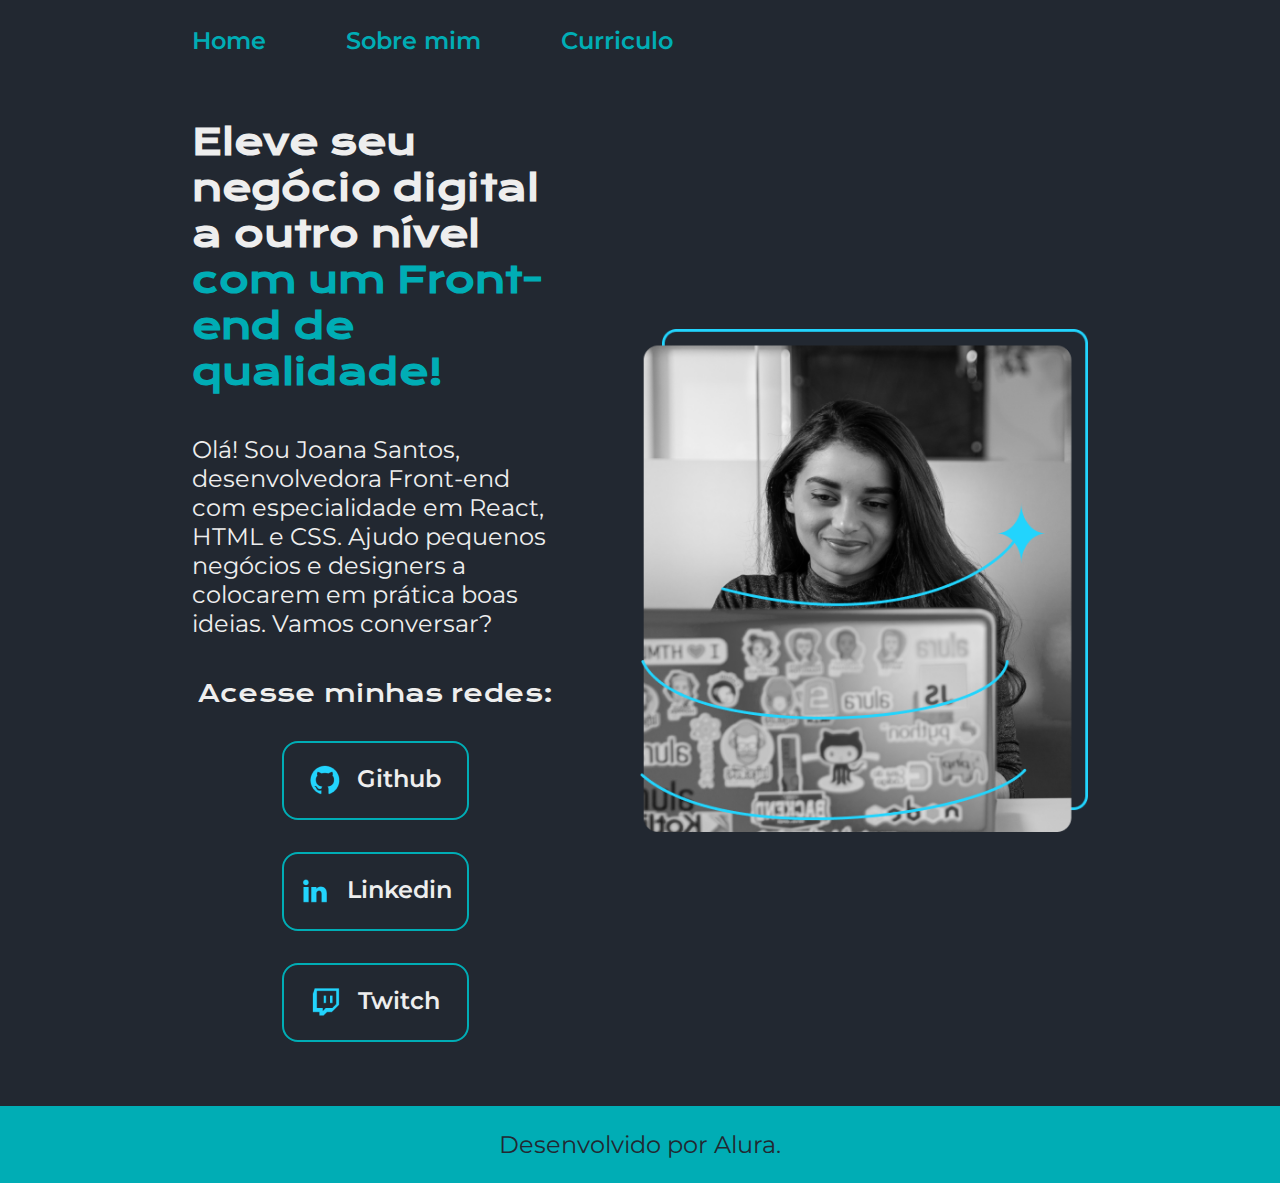
<file: index.html>
<!DOCTYPE html>
<html lang="pt-br"> <!-- define a língua oficial do elemento que estamos trabalhando -->
    <head>
        <!-- Metadados -->
        <meta charset="UTF-8"> <!-- traz todos os acentos que comentamos, além de interpretar corretamente as outras línguas. Unicode. -->
        <meta http-equiv="X-UA-Compatible" content="IE=edge"> <!-- config. para sempre utilizar a versão mais recente do Edge -->
        <meta name="viewport" content="width=device-width, initial-scale=1.0"> <!-- obtém largura e padroniza para diferentes plataformas -->

        <!-- CSS -->
        <link rel="stylesheet" href="styles/style.css" type="text/css" />

        <!-- Título da página (aparece na aba) -->
        <title>Portfolio</title> 
    </head>
    <body>
        <header class="cabecalho">
            <nav class="cabecalho__menu">
                <a class="cabecalho__menu__link" href="index.html">Home</a>
                <a class="cabecalho__menu__link" href="about.html">Sobre mim</a> <!-- alteração de uma página para outra -->
                <a class="cabecalho__menu__link" href="curriculo.html">Curriculo</a>
            </nav>
        </header> <!-- cabeçalho -->
        <main class="apresentacao">
            <section class="apresentacao__conteudo">
                <h1 class="apresentacao__conteudo__titulo">Eleve seu negócio digital a outro nível 
                <strong class="titulo-destaque">com um Front-end de qualidade!</strong> <!-- informa o navegador que a parte entre <strong> está em destaque -->
                </h1> 
                <p class="apresentacao__conteudo__paragrafo">Olá! Sou Joana Santos, desenvolvedora Front-end com especialidade em React, HTML e CSS. Ajudo pequenos negócios e designers a colocarem em prática boas ideias. Vamos conversar?</p>
                <div class="apresentacao__links">
                    <h2 class="apresentacao__links__subtitulo">Acesse minhas redes:</h2>
                    <a class="apresentacao__links__navegacao" href="https://github.com/hitalojacome">
                        <img src="assets/Logo Github.png">
                        Github
                    </a> <!-- tag âncora (a) -->
                    <a class="apresentacao__links__navegacao" href="https://www.linkedin.com/in/hitalo-jacome-de-freitas-51ba1523b/">
                        <img src="assets/Logo linkedin.png">
                        Linkedin
                    </a> <!-- utilização de hiperlink permite clicar e ir para outra pagina. -->
                    <a class="apresentacao__links__navegacao" href="#">
                        <img src="assets/Logo Twitch.png">
                        Twitch
                    </a>
                </div>
            </section>

            <img class="apresentacao__imagem" src="assets/Imagem.png" alt="Foto de Joana Santos codando"/> <!-- inserção de imagem no site -->
        </main> <!-- Conteúdo principal da página -->

        <footer class="rodape">
            <p>Desenvolvido por Alura.</p>
        </footer> <!-- Rodapé da página -->
    </body>
</html>
</file>
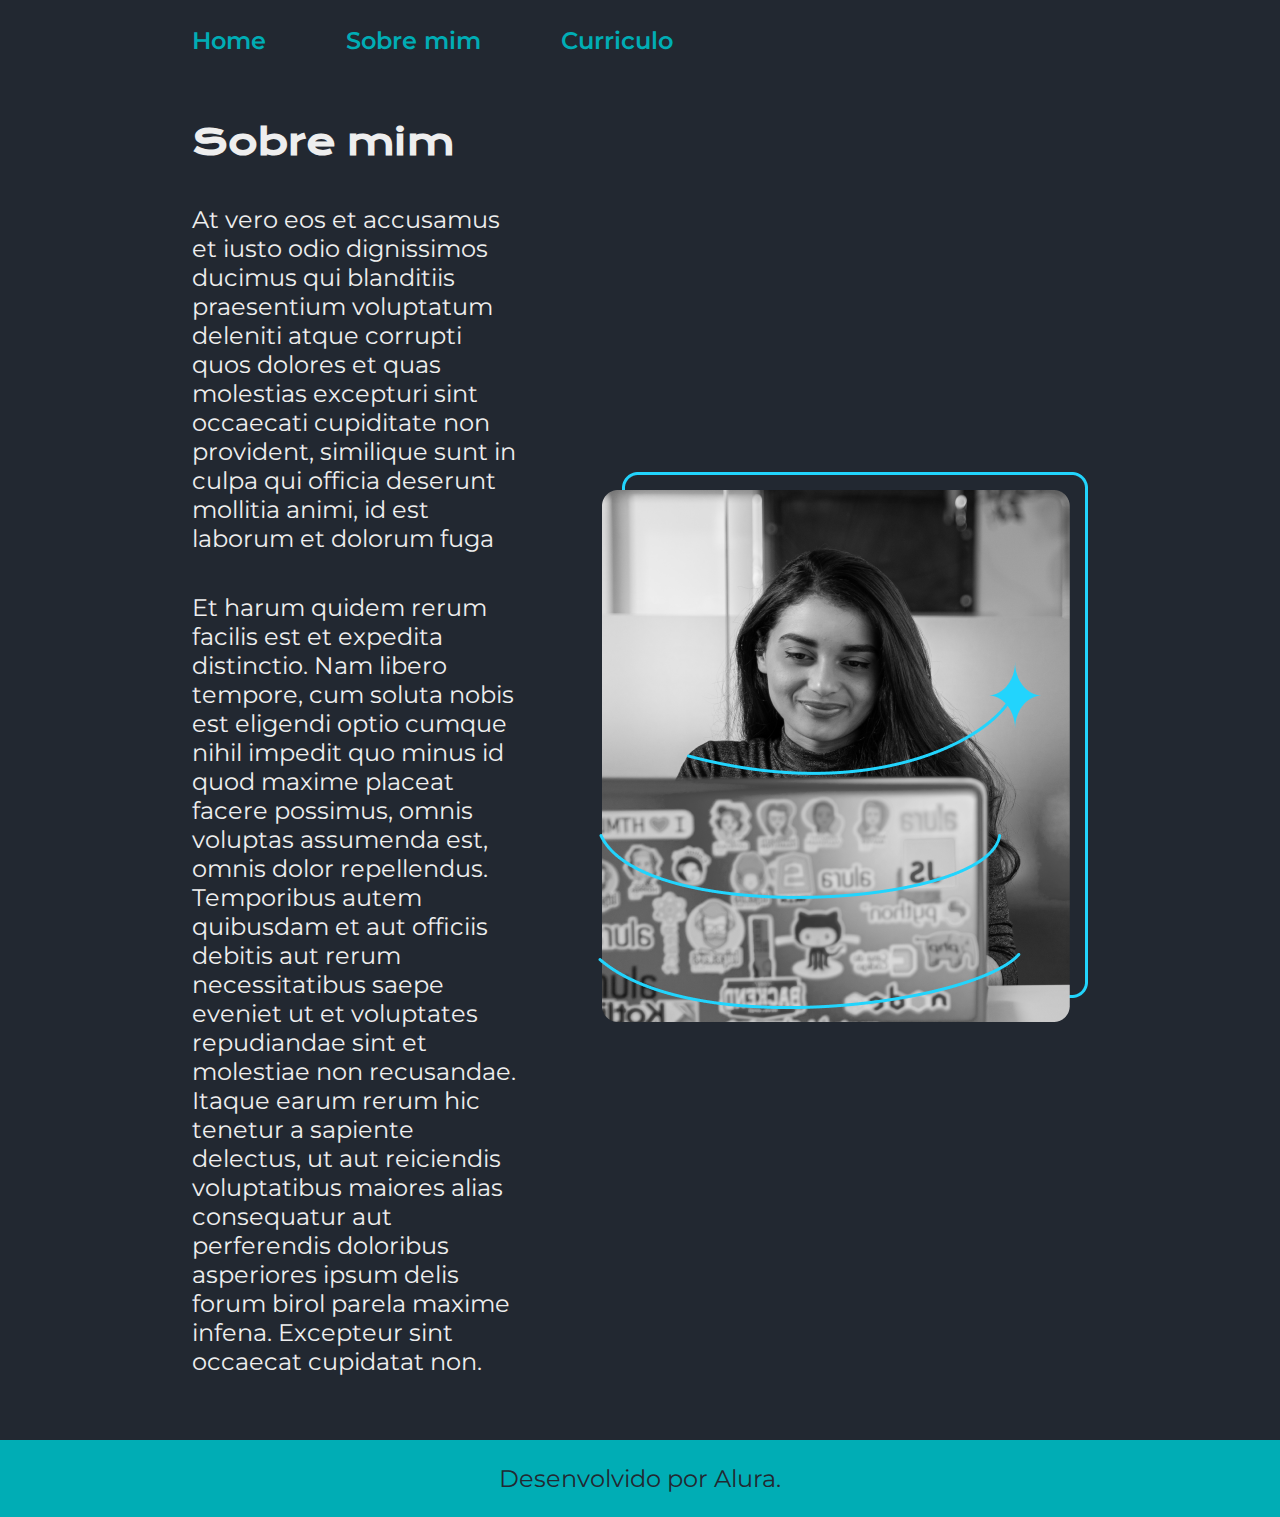
<file: about.html>
<!DOCTYPE html>
<html lang="pt-br">
<head>
    <meta charset="UTF-8">
    <meta http-equiv="X-UA-Compatible" content="IE=edge">
    <meta name="viewport" content="width=device-width, initial-scale=1.0">

    <link rel="stylesheet" href="styles/style.css" type="text/css" />

    <title>Sobre mim</title>
</head>
<body>
    <header class="cabecalho">
            <nav class="cabecalho__menu">
                <a class="cabecalho__menu__link" href="index.html">Home</a>
                <a class="cabecalho__menu__link" href="about.html">Sobre mim</a> <!-- alteração de uma página para outra -->
                <a class="cabecalho__menu__link" href="curriculo.html">Curriculo</a>
            </nav>
        </header>
    <main class="apresentacao">
        <section class="apresentacao__conteudo">
            <h1 class="apresentacao__conteudo__titulo">
                Sobre mim
            </h1>
            <p class="apresentacao__conteudo__paragrafo">
                At vero eos et accusamus et iusto odio dignissimos ducimus qui blanditiis praesentium voluptatum deleniti atque corrupti quos dolores et quas molestias excepturi sint occaecati cupiditate non provident, similique sunt in culpa qui officia deserunt mollitia animi, id est laborum et dolorum fuga
            </p>
            <p class="apresentacao__conteudo__paragrafo">
                Et harum quidem rerum facilis est et expedita distinctio. Nam libero tempore, cum soluta nobis est eligendi optio cumque nihil impedit quo minus id quod maxime placeat facere possimus, omnis voluptas assumenda est, omnis dolor repellendus. Temporibus autem quibusdam et aut officiis debitis aut rerum necessitatibus saepe eveniet ut et voluptates repudiandae sint et molestiae non recusandae. Itaque earum rerum hic tenetur a sapiente delectus, ut aut reiciendis voluptatibus maiores alias consequatur aut perferendis doloribus asperiores ipsum delis forum birol parela maxime infena. Excepteur sint occaecat cupidatat non.
            </p>
        </section>
        <img src="assets/Imagem.png" alt="Foto de Joana Santos codando"/>
    </main>
    <footer class="rodape">
        <p>Desenvolvido por Alura.</p>
    </footer>
</body>
</html>
</file>
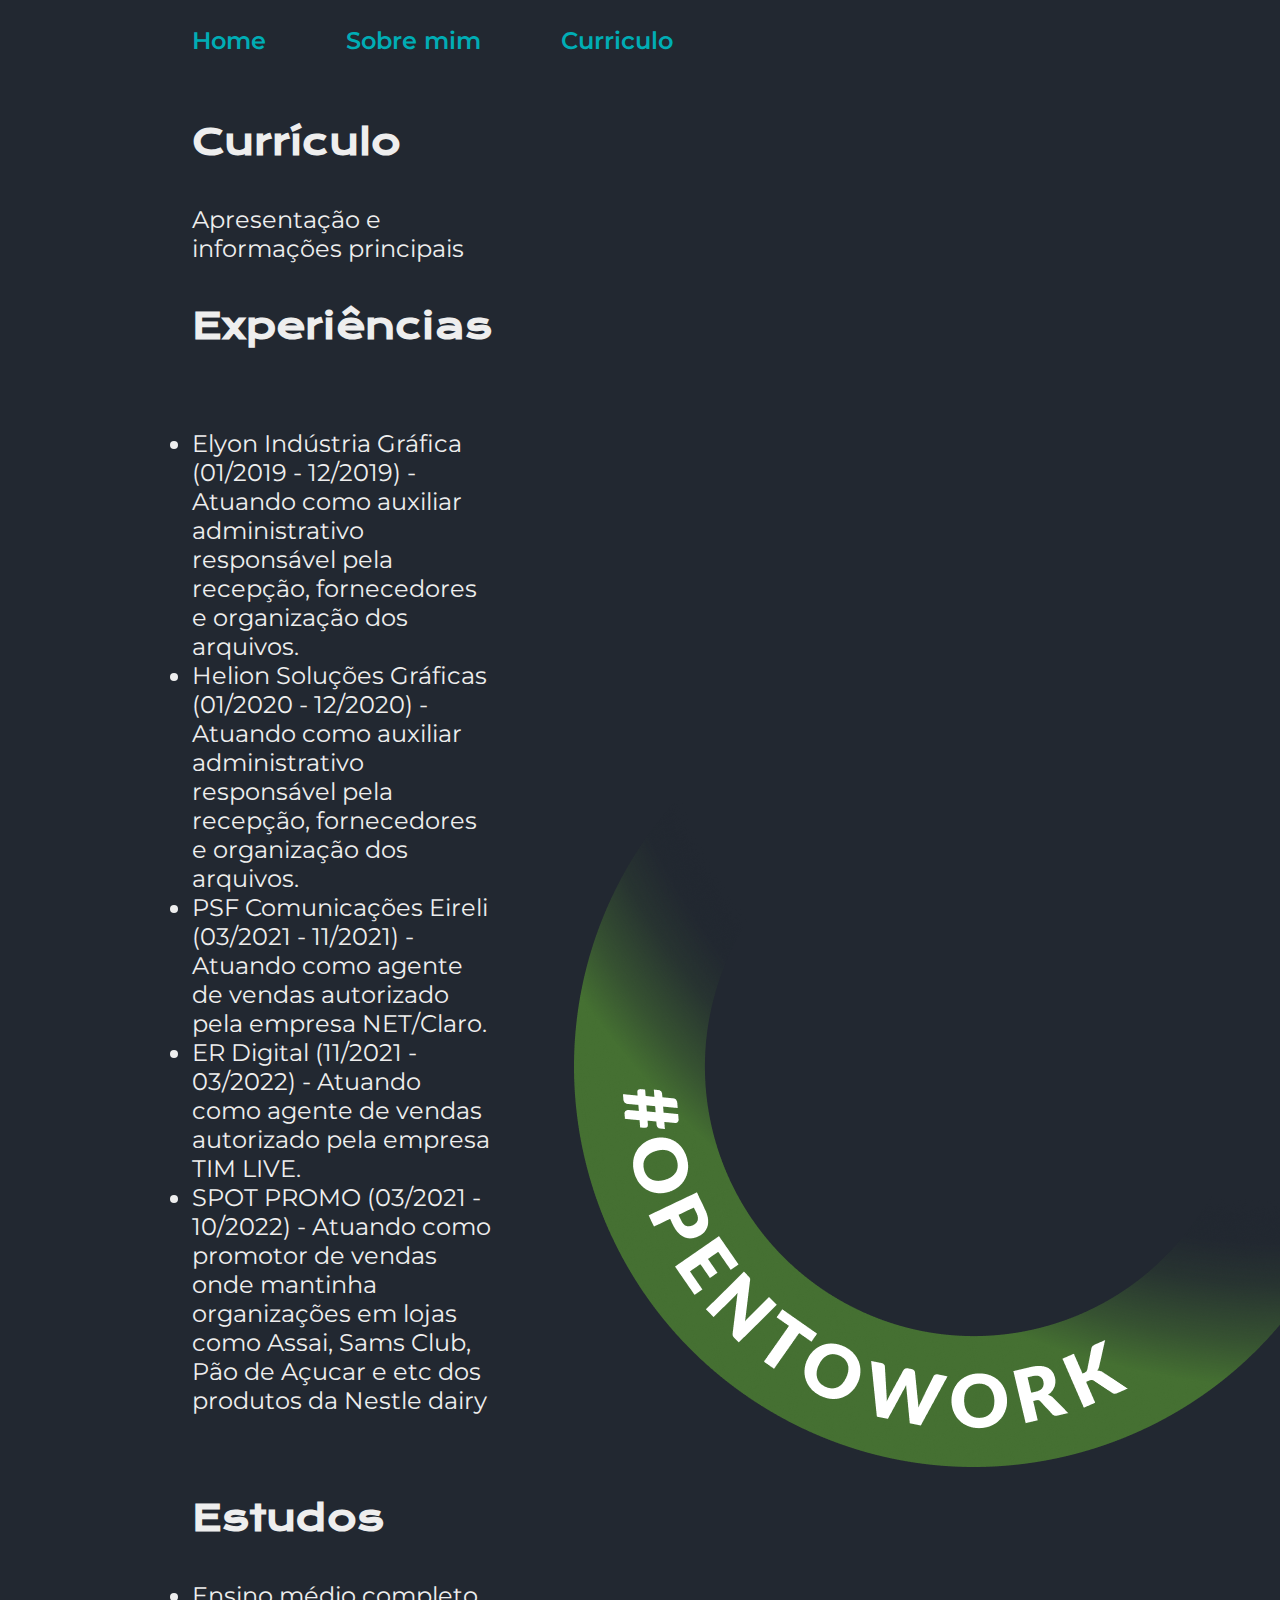
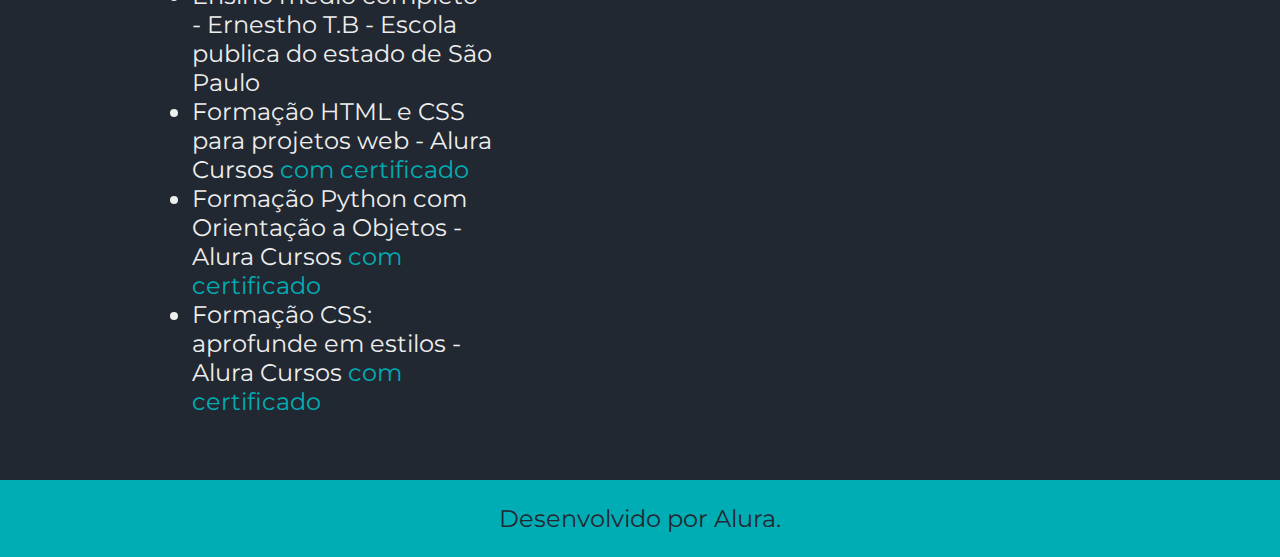
<file: curriculo.html>
<!DOCTYPE html>
<html lang="pt-br">
<head>
    <meta charset="UTF-8">
    <meta http-equiv="X-UA-Compatible" content="IE=edge">
    <meta name="viewport" content="width=device-width, initial-scale=1.0">

    <link rel="stylesheet" href="./styles/style.css">

    <title>Curriculo</title>
</head>
<body>
    <header class="cabecalho">
        <nav class="cabecalho__menu">
            <a class="cabecalho__menu__link" href="index.html">Home</a>
            <a class="cabecalho__menu__link" href="about.html">Sobre mim</a> <!-- alteração de uma página para outra -->
            <a class="cabecalho__menu__link" href="curriculo.html">Curriculo</a>
        </nav>
    </header>
    <main class="apresentacao">
        <section class="apresentacao__conteudo">
            <h1 class="apresentacao__conteudo__titulo">Currículo</h1>
            <p class="apresentacao__conteudo__paragrafo">
                Apresentação e informações principais
            </p>
            <h2 class="apresentacao__conteudo__titulo">Experiências</h2>
            <p class="apresentacao__conteudo__paragrafo">
            <ul class="apresentacao__conteudo__paragrafo">
                <li> Elyon Indústria Gráfica (01/2019 - 12/2019) - Atuando como auxiliar administrativo responsável pela recepção, fornecedores e organização dos arquivos. </li>
                <li> Helion Soluções Gráficas (01/2020 - 12/2020) - Atuando como auxiliar administrativo responsável pela recepção, fornecedores e organização dos arquivos. </li>
                <li> PSF Comunicações Eireli (03/2021 - 11/2021) - Atuando como agente de vendas autorizado pela empresa NET/Claro. </li>
                <li> ER Digital (11/2021 - 03/2022) - Atuando como agente de vendas autorizado pela empresa TIM LIVE. </li>
                <li> SPOT PROMO (03/2021 - 10/2022) - Atuando como promotor de vendas onde mantinha organizações em lojas como Assai, Sams Club, Pão de Açucar e etc dos produtos da Nestle dairy </li>
            </ul>
            </p>
            <h2 class="apresentacao__conteudo__titulo">Estudos</h2>
            <div class="apresentacao__conteudo__paragrafo">
            <ul class="apresentacao__conteudo__paragrafo">
                <li>Ensino médio completo - Ernestho T.B - Escola publica do estado de São Paulo</li>
                <li>Formação HTML e CSS para projetos web - Alura Cursos <a href="linkdocertificado">com certificado</a></li>
                <li>Formação Python com Orientação a Objetos - Alura Cursos <a href="linkdocertificado">com certificado</a></li>
                <li>Formação CSS: aprofunde em estilos - Alura Cursos <a href="linkdocertificado">com certificado</a></li>
            </ul>
            </div>    
        </section>
        <img src="./assets/hitalo.png" alt="Foto do Hitalo Jacome open to work">
    </main> 
    <footer class="rodape">
        <p>Desenvolvido por Alura.</p>
    </footer>
</body>
</html>
</file>
<file: styles/style.css>
@import url('https://fonts.googleapis.com/css2?family=Krona+One&family=Montserrat:wght@400;600&display=swap'); /* importação de fontes do google fonts ao css */

:root {              /* pseudoclasse: com o :root se define as variaveis */
  --cor-primaria: #222831;  /* após '--' você quem define o nome da variavel */
  --cor-secundaria: #EEEEEE;
  --cor-terciaria: #00ADB5;
  --cor-hover: #393E46;

  --fonte-prmaria: 'Krona One', sans-serif;
  --fonte-secundaria: 'Montserrat', sans-serif;
}

* {          /* reset css */
  margin: 0;
  padding: 0;
}

body {
  height: auto;
  box-sizing: border-box;
  list-style-type: none;
  color: var(--cor-secundaria);
  background-color: var(--cor-primaria);  /* var() dentro dos parentes se adiciona a variavel criada no :root */
}

.cabecalho {
  padding: 2% 0 0 15%;
}

.cabecalho__menu {
  display: flex;
  gap: 80px;
}

.cabecalho__menu__link {
  font-family: var(--fonte-secundaria);
  font-size: 1.5rem;
  font-weight: 600;
  color: var(--cor-terciaria);
  text-decoration: none;
}

.apresentacao {
  padding: 5% 15%;
  display: flex;
  align-items: center;
  justify-content: space-between;
  gap: 82px;
}

.apresentacao__conteudo {
  width: 50%;
  display: flex;
  flex-direction: column;
  gap: 40px;
}

.apresentacao__conteudo__titulo {
  font-size: 2.25rem;
  font-family: var(--fonte-prmaria);
}

.titulo-destaque {
  color: var(--cor-terciaria);
}

.apresentacao__conteudo__paragrafo {
  font-size: 1.5rem;
  font-family: var(--fonte-secundaria);
}

.apresentacao__links {
  display: flex;
  flex-direction: column;
  align-items: center;
  justify-content: space-between;
  gap: 32px;
}

.apresentacao__links__subtitulo {
  font-family: var(--fonte-prmaria);
  font-weight: 400;
  font-size: 1.5rem;
}

.apresentacao__links__navegacao {
  /* background-color: #22D4FD; */  /*ctrl + k + c = coment */
  display: flex;
  justify-content: center; /* centralizar os itens com flex */
  gap: 16px; /* dar um espaço entre os itens */
  font-family: var(--fonte-secundaria);
  color: var(--cor-secundaria);
  width: 50%;
  text-align: center;
  border: 2px solid var(--cor-terciaria) ;
  border-radius: 16px;
  font-size: 1.5rem;
  padding: 21.5px 0;
  font-weight: 600;
  text-decoration: none;
}

.apresentacao__links__link:hover {
  background-color: var(--cor-hover);
  font-size: 1.75rem;
  width: 408px;
  padding: 22px 0;
  transition: 0.2s;
}


.apresentacao__conteudo__paragrafo a{
  text-decoration: none;
  color: var(--cor-terciaria);
}

.apresentacao__imagem {
  width: 50%;
}

.rodape {
  padding: 24px;
  text-align: center;
  color:var(--cor-primaria);
  background-color: var(--cor-terciaria);
  font-size: 1.5rem;
  font-weight: 400;
  font-family: var(--fonte-secundaria);
}

@media (max-width: 1200px){
  .cabecalho{
    padding: 10%;
  }

  .cabecalho__menu{
    justify-content: center;
  }

  .apresentacao{
    flex-direction: column-reverse;
    padding: 5%;
  }

  .apresentacao__conteudo{
    width: auto;
  }
}
</file>
